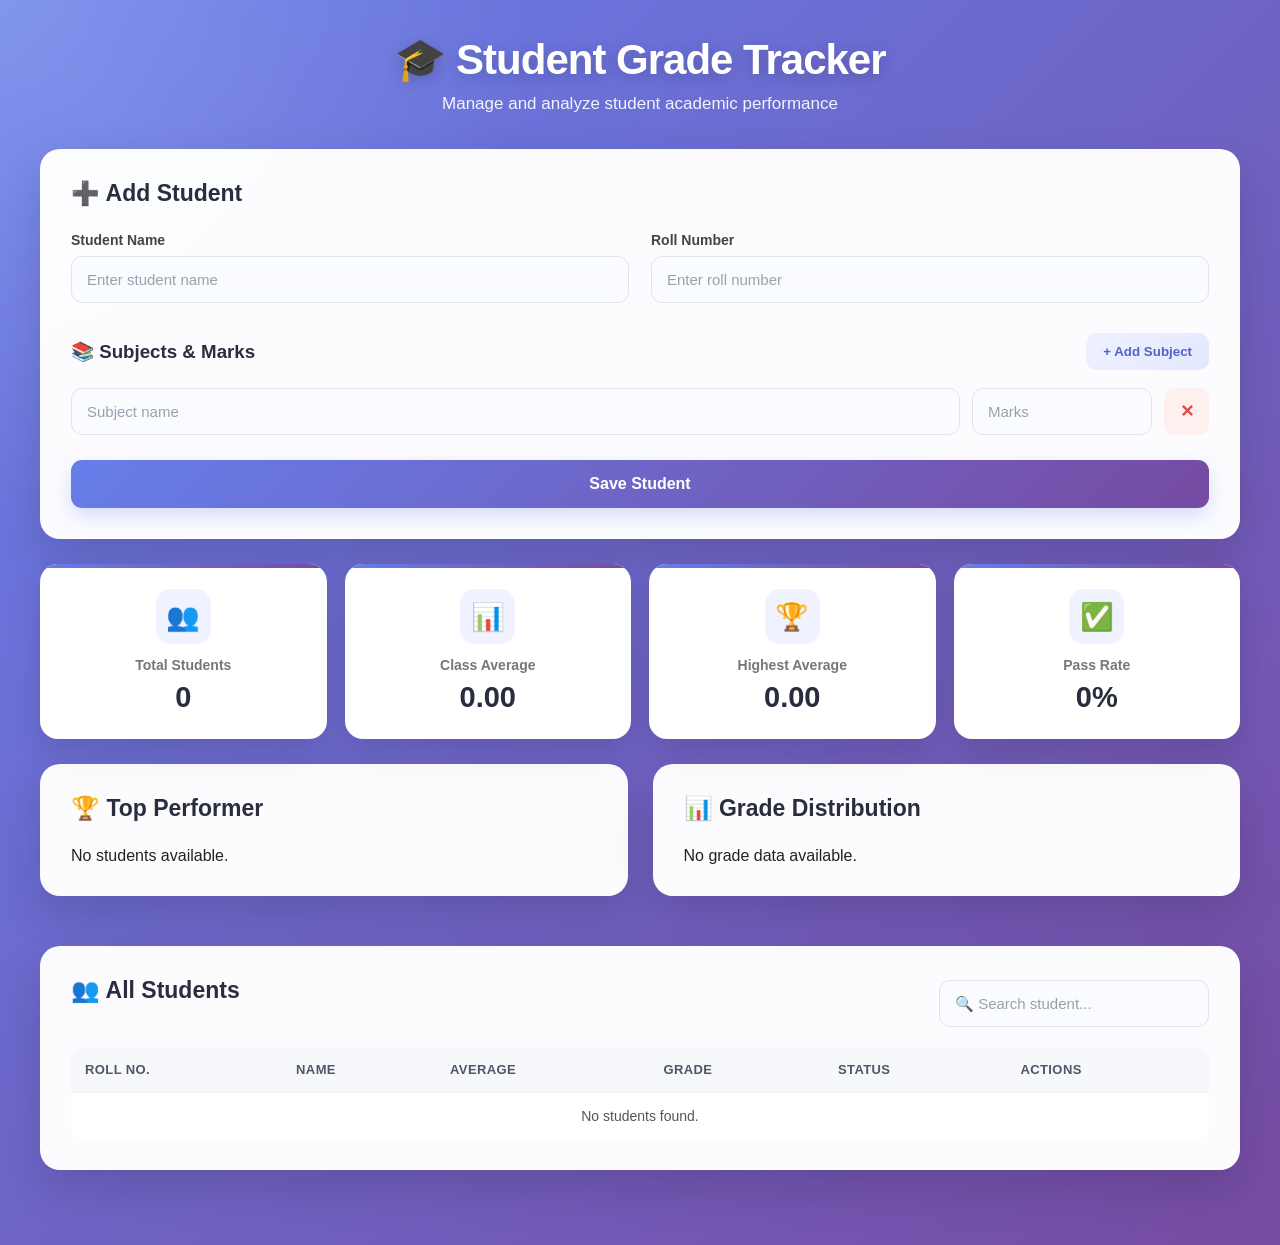
<file: Task1/Student-Grade-Tracker/web/index.html>
<!DOCTYPE html>
<html lang="en">

<head>
    <meta charset="UTF-8">
    <meta name="viewport" content="width=device-width, initial-scale=1.0">

    <title>Student Grade Tracker</title>

    <link rel="stylesheet" href="style.css">
</head>

<body>

    <div class="container">

        <!-- HEADER -->
        <header class="header">
            <h1>🎓 Student Grade Tracker</h1>
            <p>Manage and analyze student academic performance</p>
        </header>


        <!-- ADD / UPDATE STUDENT -->
        <section class="card">

            <h2>➕ Add Student</h2>

            <div class="form-grid">

                <div class="input-group">

                    <label for="studentName">
                        Student Name
                    </label>

                    <input
                        type="text"
                        id="studentName"
                        placeholder="Enter student name"
                    >

                </div>


                <div class="input-group">

                    <label for="rollNumber">
                        Roll Number
                    </label>

                    <input
                        type="number"
                        id="rollNumber"
                        placeholder="Enter roll number"
                    >

                </div>

            </div>


            <!-- SUBJECTS -->

            <div class="section-heading">

                <h3>📚 Subjects & Marks</h3>

                <button
                    type="button"
                    class="add-subject-btn"
                    onclick="addSubject()"
                >
                    + Add Subject
                </button>

            </div>


            <div id="subjectsContainer">

                <div class="subject-row">

                    <input
                        type="text"
                        class="subject-name"
                        placeholder="Subject name"
                    >

                    <input
                        type="number"
                        class="subject-mark"
                        placeholder="Marks"
                        min="0"
                        max="100"
                    >

                    <button
                        type="button"
                        class="remove-btn"
                        onclick="removeSubject(this)"
                    >
                        ✕
                    </button>

                </div>

            </div>


            <!-- FORM BUTTONS -->

            <div class="form-actions">

                <button
                    type="button"
                    class="save-btn"
                    id="saveButton"
                    onclick="addStudent()"
                >
                    Save Student
                </button>


                <button
                    type="button"
                    class="cancel-btn"
                    id="cancelButton"
                    onclick="cancelEdit()"
                    style="display: none;"
                >
                    Cancel Edit
                </button>

            </div>

        </section>


        <!-- DASHBOARD STATISTICS -->

        <section class="stats-grid">

            <div class="stat-card">

                <span>👥</span>

                <p>Total Students</p>

                <h2 id="totalStudents">0</h2>

            </div>


            <div class="stat-card">

                <span>📊</span>

                <p>Class Average</p>

                <h2 id="classAverage">0.00</h2>

            </div>


            <div class="stat-card">

                <span>🏆</span>

                <p>Highest Average</p>

                <h2 id="highestAverage">0.00</h2>

            </div>


            <div class="stat-card">

                <span>✅</span>

                <p>Pass Rate</p>

                <h2 id="passRate">0%</h2>

            </div>

        </section>


        <!-- PERFORMANCE OVERVIEW -->

        <section class="performance-grid">

            <!-- TOP PERFORMER -->

            <div class="card top-performer-card">

                <h2>🏆 Top Performer</h2>

                <div id="topPerformer">

                    <p>No students available.</p>

                </div>

            </div>


            <!-- GRADE DISTRIBUTION -->

            <div class="card">

                <h2>📊 Grade Distribution</h2>

                <div
                    id="gradeDistribution"
                    class="grade-distribution"
                >
                </div>

            </div>

        </section>


        <!-- STUDENTS TABLE -->

        <section class="card">

            <div class="section-heading">

                <h2>👥 All Students</h2>

                <input
                    type="text"
                    id="searchInput"
                    class="search-input"
                    placeholder="🔍 Search student..."
                    oninput="displayStudents()"
                >

            </div>


            <div class="table-container">

                <table>

                    <thead>

                        <tr>

                            <th>Roll No.</th>
                            <th>Name</th>
                            <th>Average</th>
                            <th>Grade</th>
                            <th>Status</th>
                            <th>Actions</th>

                        </tr>

                    </thead>


                    <tbody id="studentsTable">
                    </tbody>

                </table>

            </div>

        </section>

    </div>


    <!-- STUDENT DETAILS MODAL -->

    <div
        id="studentModal"
        class="modal"
    >

        <div class="modal-content">

            <button
                type="button"
                class="close-btn"
                onclick="closeModal()"
            >
                ✕
            </button>

            <div id="studentDetails"></div>

        </div>

    </div>


    <script src="script.js"></script>

</body>

</html>
</file>
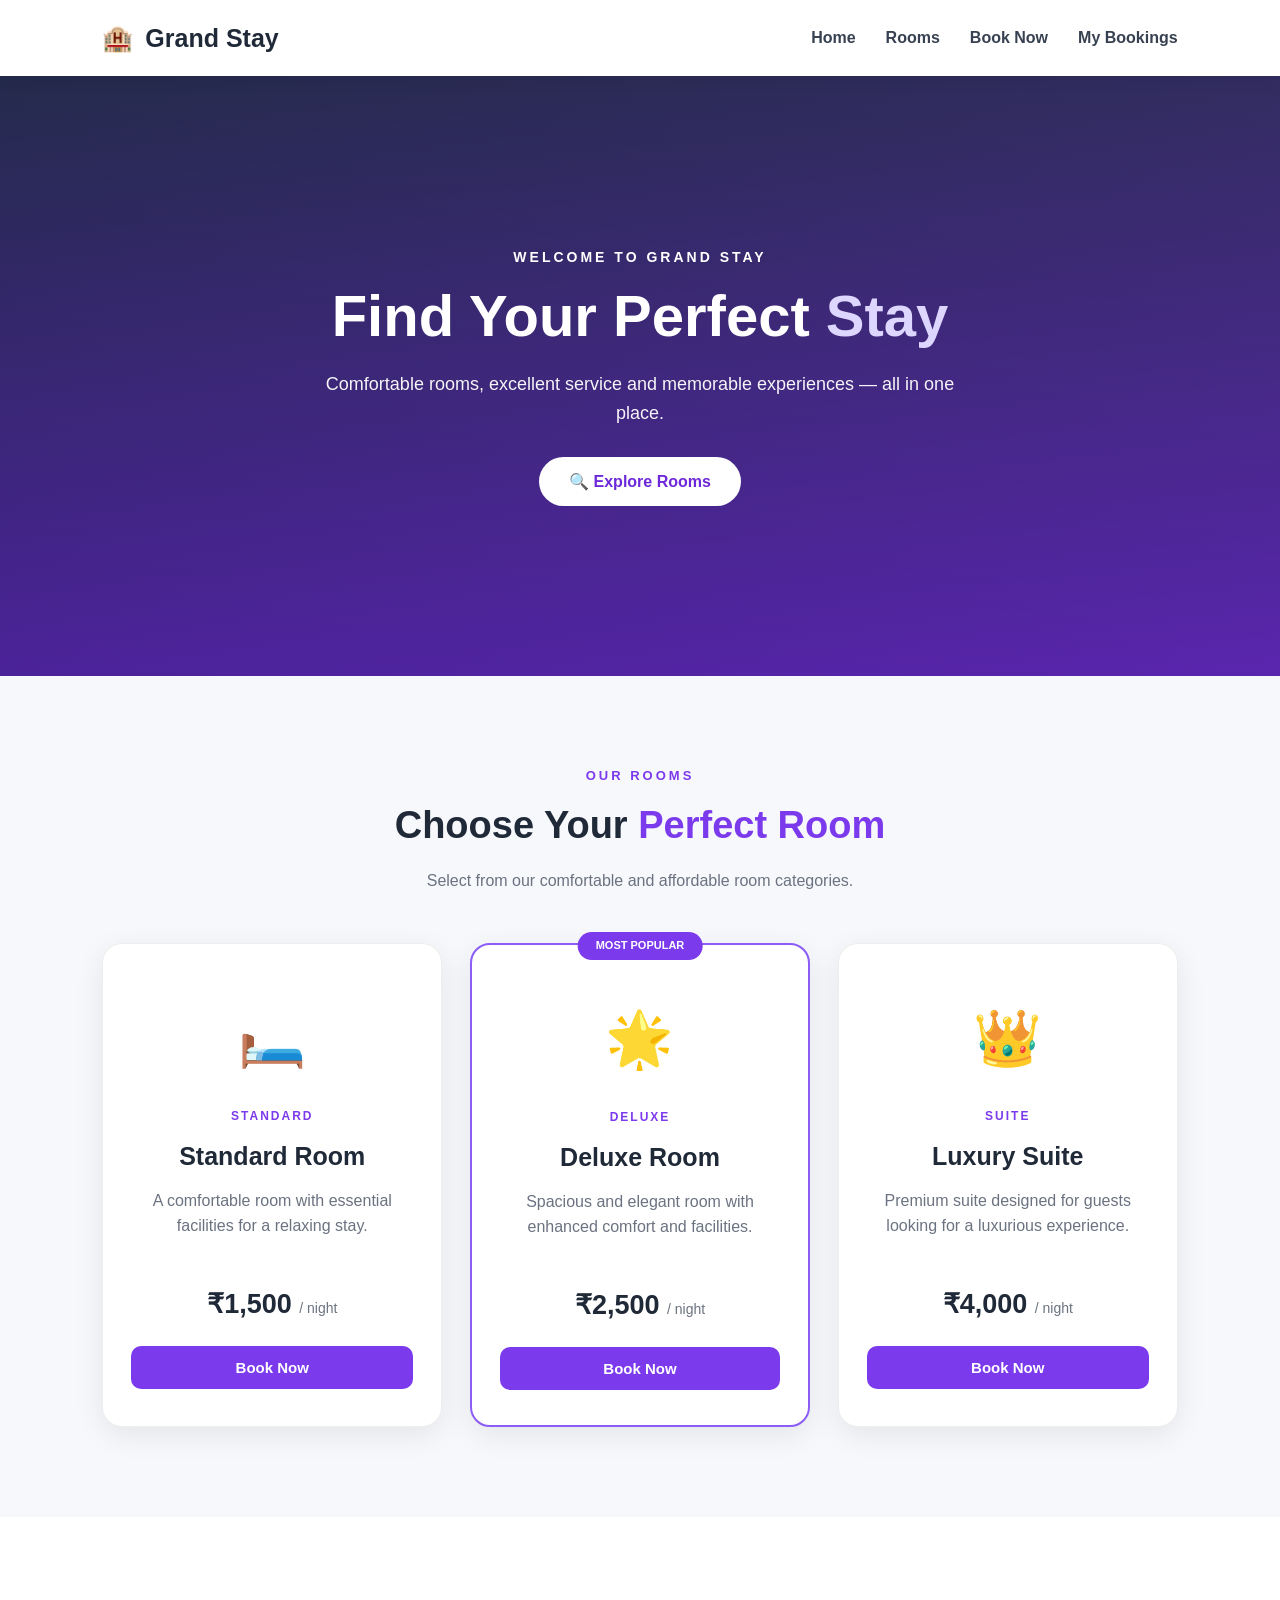
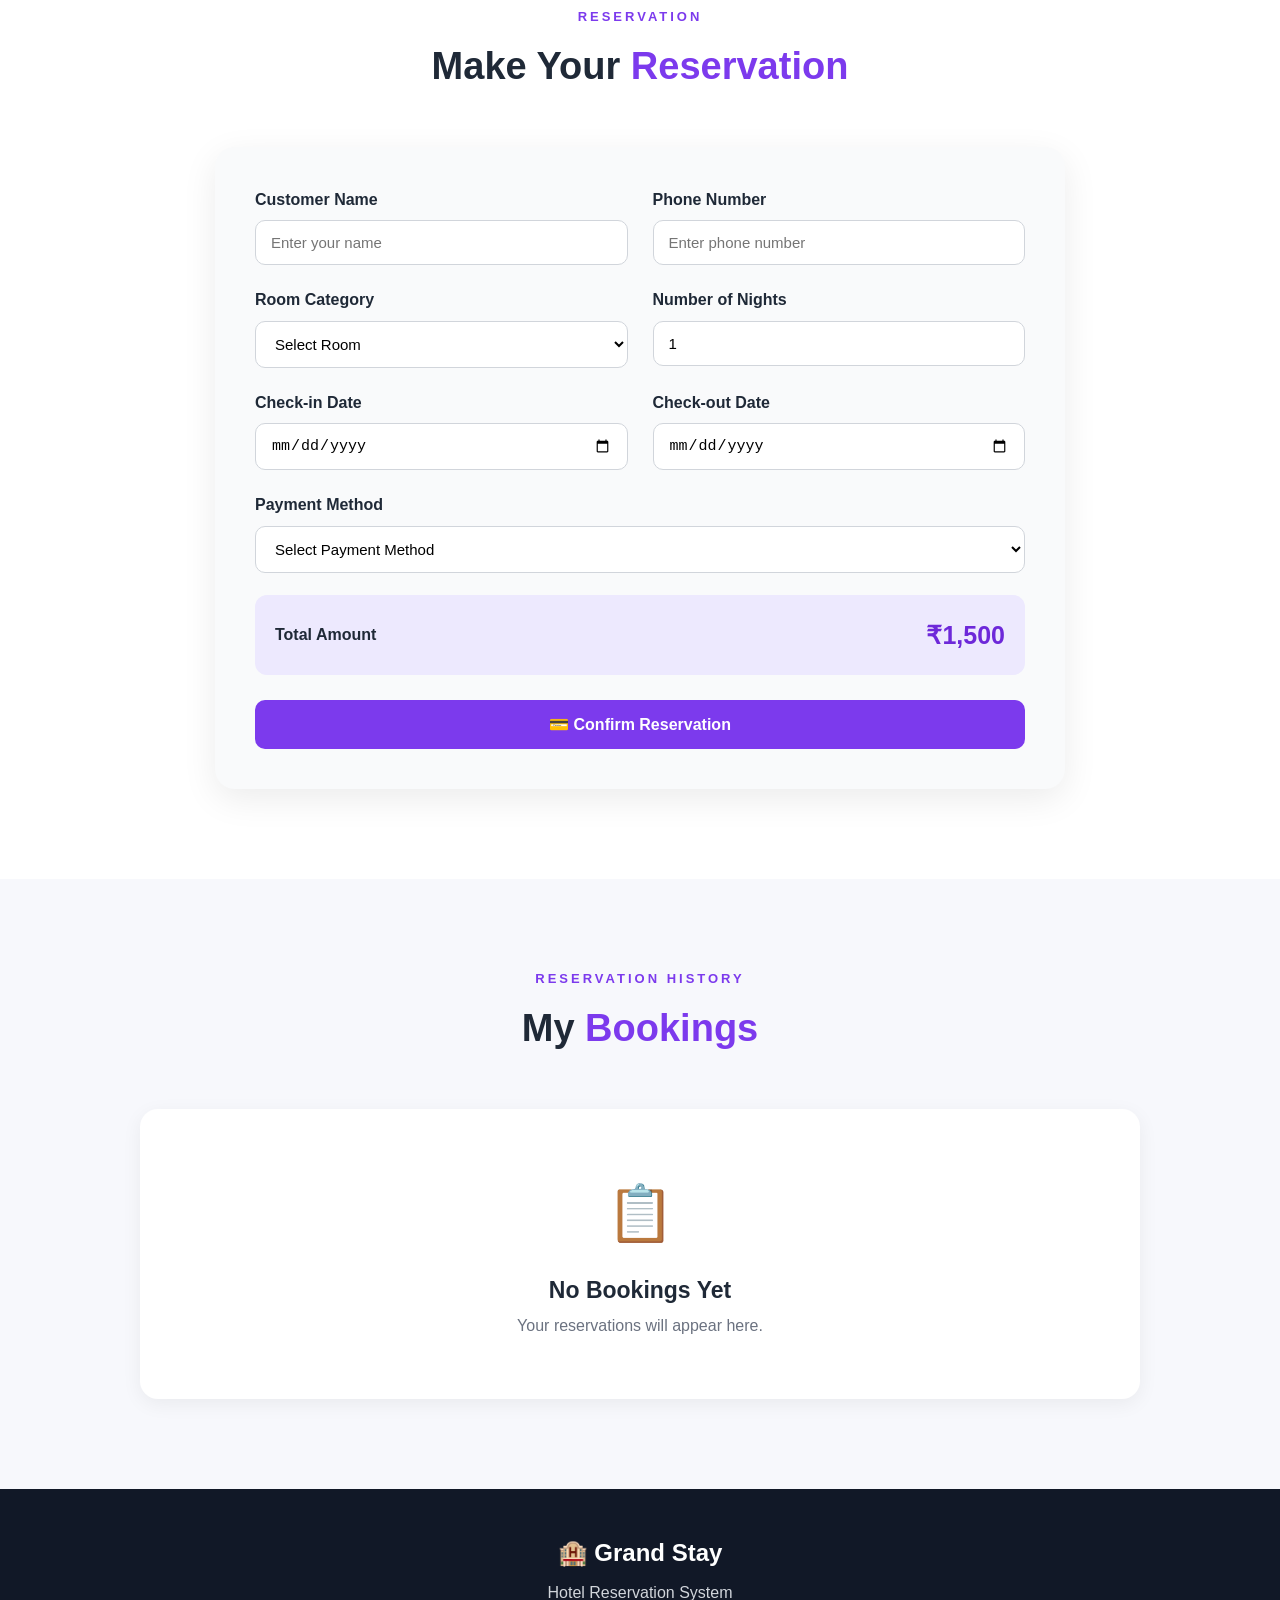
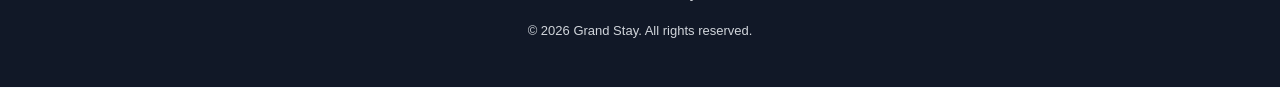
<file: Task2/Hotel-Reservation-System/web/index.html>
<!DOCTYPE html>
<html lang="en">

<head>
    <meta charset="UTF-8">
    <meta name="viewport" content="width=device-width, initial-scale=1.0">

    <title>Grand Stay | Hotel Reservation System</title>

    <link rel="stylesheet" href="style.css">
</head>

<body>

    <!-- ================= NAVBAR ================= -->
    <header class="navbar">

        <div class="logo">
            🏨 <span>Grand Stay</span>
        </div>

        <nav>
            <a href="#home">Home</a>
            <a href="#rooms">Rooms</a>
            <a href="#booking">Book Now</a>
            <a href="#bookings">My Bookings</a>
        </nav>

    </header>


    <!-- ================= HERO SECTION ================= -->
    <section class="hero" id="home">

        <div class="hero-content">

            <p class="welcome">WELCOME TO GRAND STAY</p>

            <h1>
                Find Your Perfect
                <span>Stay</span>
            </h1>

            <p class="hero-text">
                Comfortable rooms, excellent service and
                memorable experiences — all in one place.
            </p>

            <button class="primary-btn" onclick="scrollToRooms()">
                🔍 Explore Rooms
            </button>

        </div>

    </section>


    <!-- ================= ROOM CATEGORIES ================= -->
    <section class="rooms-section" id="rooms">

        <div class="section-heading">

            <p class="small-title">OUR ROOMS</p>

            <h2>
                Choose Your <span>Perfect Room</span>
            </h2>

            <p>
                Select from our comfortable and affordable
                room categories.
            </p>

        </div>


        <div class="room-container">


            <!-- STANDARD ROOM -->
            <div class="room-card">

                <div class="room-icon">
                    🛏️
                </div>

                <div class="room-content">

                    <span class="room-tag">
                        STANDARD
                    </span>

                    <h3>Standard Room</h3>

                    <p>
                        A comfortable room with essential
                        facilities for a relaxing stay.
                    </p>

                    <div class="room-price">
                        ₹1,500
                        <span>/ night</span>
                    </div>

                    <button
                        class="book-btn"
                        onclick="selectRoom('Standard', 1500)">
                        Book Now
                    </button>

                </div>

            </div>


            <!-- DELUXE ROOM -->
            <div class="room-card featured">

                <div class="popular">
                    MOST POPULAR
                </div>

                <div class="room-icon">
                    🌟
                </div>

                <div class="room-content">

                    <span class="room-tag">
                        DELUXE
                    </span>

                    <h3>Deluxe Room</h3>

                    <p>
                        Spacious and elegant room with
                        enhanced comfort and facilities.
                    </p>

                    <div class="room-price">
                        ₹2,500
                        <span>/ night</span>
                    </div>

                    <button
                        class="book-btn"
                        onclick="selectRoom('Deluxe', 2500)">
                        Book Now
                    </button>

                </div>

            </div>


            <!-- SUITE ROOM -->
            <div class="room-card">

                <div class="room-icon">
                    👑
                </div>

                <div class="room-content">

                    <span class="room-tag">
                        SUITE
                    </span>

                    <h3>Luxury Suite</h3>

                    <p>
                        Premium suite designed for guests
                        looking for a luxurious experience.
                    </p>

                    <div class="room-price">
                        ₹4,000
                        <span>/ night</span>
                    </div>

                    <button
                        class="book-btn"
                        onclick="selectRoom('Suite', 4000)">
                        Book Now
                    </button>

                </div>

            </div>

        </div>

    </section>


    <!-- ================= BOOKING SECTION ================= -->
    <section class="booking-section" id="booking">

        <div class="section-heading">

            <p class="small-title">RESERVATION</p>

            <h2>
                Make Your <span>Reservation</span>
            </h2>

        </div>


        <div class="booking-box">

            <form id="bookingForm">

                <div class="form-row">

                    <div class="form-group">

                        <label>Customer Name</label>

                        <input
                            type="text"
                            id="customerName"
                            placeholder="Enter your name"
                            required>

                    </div>


                    <div class="form-group">

                        <label>Phone Number</label>

                        <input
                            type="tel"
                            id="phone"
                            placeholder="Enter phone number"
                            required>

                    </div>

                </div>


                <div class="form-row">

                    <div class="form-group">

                        <label>Room Category</label>

                        <select id="roomCategory" required>

                            <option value="">
                                Select Room
                            </option>

                            <option value="Standard">
                                Standard - ₹1,500/night
                            </option>

                            <option value="Deluxe">
                                Deluxe - ₹2,500/night
                            </option>

                            <option value="Suite">
                                Suite - ₹4,000/night
                            </option>

                        </select>

                    </div>


                    <div class="form-group">

                        <label>Number of Nights</label>

                        <input
                            type="number"
                            id="nights"
                            min="1"
                            value="1"
                            required>

                    </div>

                </div>


                <div class="form-row">

                    <div class="form-group">

                        <label>Check-in Date</label>

                        <input
                            type="date"
                            id="checkIn"
                            required>

                    </div>


                    <div class="form-group">

                        <label>Check-out Date</label>

                        <input
                            type="date"
                            id="checkOut"
                            required>

                    </div>

                </div>


                <div class="form-group">

                    <label>Payment Method</label>

                    <select id="paymentMethod" required>

                        <option value="">
                            Select Payment Method
                        </option>

                        <option value="UPI">
                            UPI
                        </option>

                        <option value="Card">
                            Card
                        </option>

                        <option value="Cash">
                            Cash
                        </option>

                    </select>

                </div>


                <!-- TOTAL -->
                <div class="total-box">

                    <span>Total Amount</span>

                    <strong id="totalAmount">
                        ₹1,500
                    </strong>

                </div>


                <button
                    type="submit"
                    class="confirm-btn">

                    💳 Confirm Reservation

                </button>

            </form>

        </div>

    </section>


    <!-- ================= BOOKINGS SECTION ================= -->
    <section class="bookings-section" id="bookings">

        <div class="section-heading">

            <p class="small-title">
                RESERVATION HISTORY
            </p>

            <h2>
                My <span>Bookings</span>
            </h2>

        </div>


        <div id="bookingsList" class="bookings-list">

            <div class="empty-bookings">

                <div class="empty-icon">
                    📋
                </div>

                <h3>No Bookings Yet</h3>

                <p>
                    Your reservations will appear here.
                </p>

            </div>

        </div>

    </section>


    <!-- ================= FOOTER ================= -->
    <footer>

        <div class="footer-logo">
            🏨 Grand Stay
        </div>

        <p>
            Hotel Reservation System
        </p>

        <p class="copyright">
            © 2026 Grand Stay. All rights reserved.
        </p>

    </footer>


    <!-- ================= SUCCESS MODAL ================= -->
    <div id="successModal" class="modal">

        <div class="modal-content">

            <div class="success-icon">
                ✓
            </div>

            <h2>
                Reservation Successful!
            </h2>

            <p>
                Your hotel reservation has been confirmed.
            </p>

            <div id="bookingResult"></div>

            <button
                class="confirm-btn"
                onclick="closeModal()">

                View My Booking

            </button>

        </div>

    </div>


    <script src="script.js"></script>

</body>

</html>
</file>
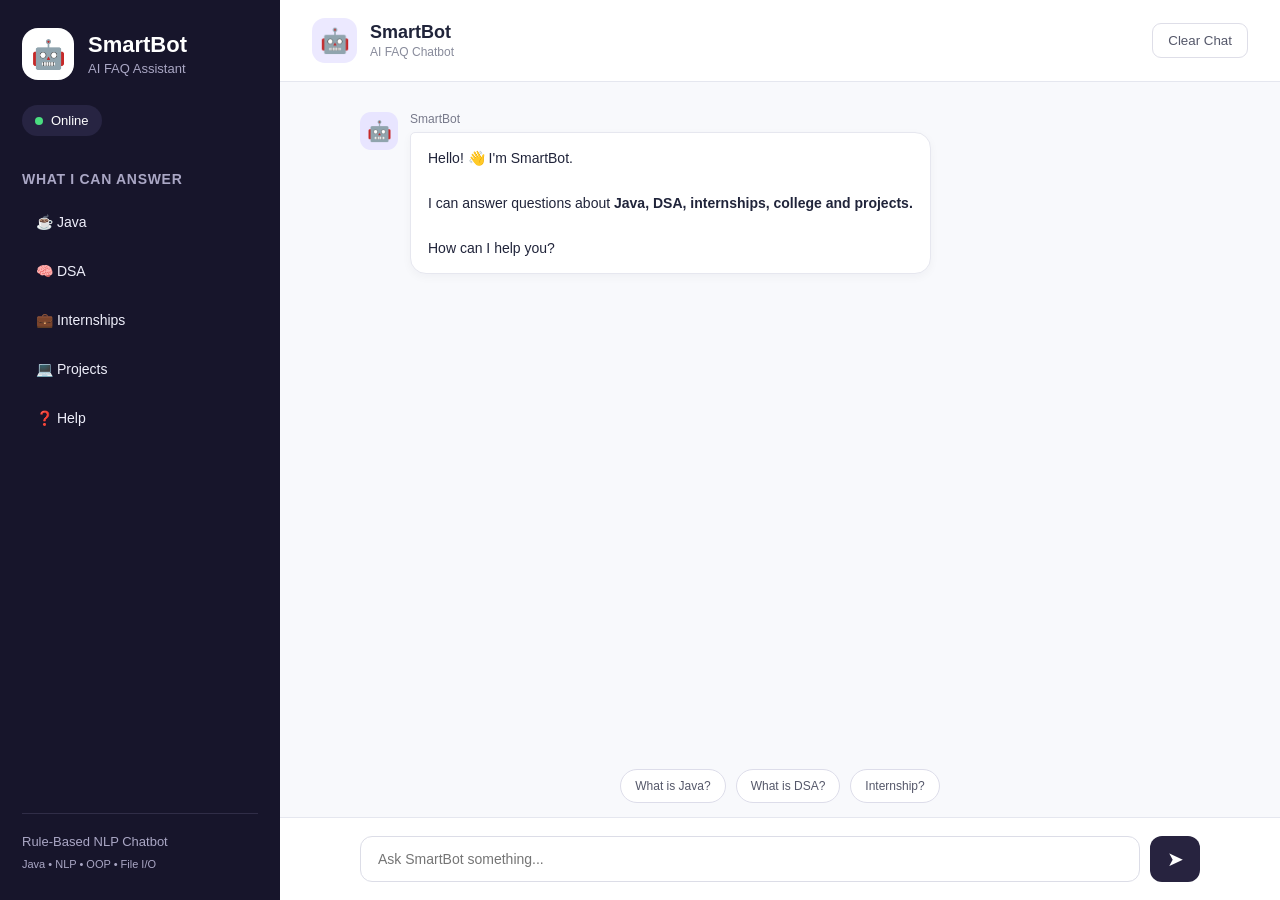
<file: Task3/Artificial-Intelligence-Chatbot/web/index.html>
<!DOCTYPE html>
<html lang="en">

<head>
    <meta charset="UTF-8">
    <meta name="viewport" content="width=device-width, initial-scale=1.0">

    <title>SmartBot - AI FAQ Chatbot</title>

    <link rel="stylesheet" href="style.css">
</head>

<body>

    <div class="app">

        <!-- Sidebar -->
        <aside class="sidebar">

            <div class="brand">
                <div class="bot-logo">🤖</div>

                <div>
                    <h2>SmartBot</h2>
                    <p>AI FAQ Assistant</p>
                </div>
            </div>

            <div class="status">
                <span class="status-dot"></span>
                Online
            </div>

            <div class="sidebar-section">

                <h3>What I can answer</h3>

                <button class="quick-topic" onclick="sendQuickMessage('What is Java?')">
                    ☕ Java
                </button>

                <button class="quick-topic" onclick="sendQuickMessage('What is DSA?')">
                    🧠 DSA
                </button>

                <button class="quick-topic" onclick="sendQuickMessage('Tell me about internships')">
                    💼 Internships
                </button>

                <button class="quick-topic" onclick="sendQuickMessage('Tell me about projects')">
                    💻 Projects
                </button>

                <button class="quick-topic" onclick="sendQuickMessage('What can you do?')">
                    ❓ Help
                </button>

            </div>

            <div class="sidebar-footer">
                <p>Rule-Based NLP Chatbot</p>
                <small>Java • NLP • OOP • File I/O</small>
            </div>

        </aside>


        <!-- Main Chat -->
        <main class="chat-container">

            <header class="chat-header">

                <div class="bot-profile">
                    <div class="profile-icon">🤖</div>

                    <div>
                        <h1>SmartBot</h1>
                        <p>AI FAQ Chatbot</p>
                    </div>
                </div>

                <button class="clear-btn" onclick="clearChat()">
                    Clear Chat
                </button>

            </header>


            <!-- Chat Messages -->
            <section class="chat-messages" id="chatMessages">

                <div class="message bot-message">

                    <div class="avatar">🤖</div>

                    <div class="message-content">

                        <div class="message-name">
                            SmartBot
                        </div>

                        <div class="bubble">
                            Hello! 👋 I'm SmartBot.
                            <br><br>
                            I can answer questions about
                            <strong>Java, DSA, internships,
                            college and projects.</strong>
                            <br><br>
                            How can I help you?
                        </div>

                    </div>

                </div>

            </section>


            <!-- Suggested Questions -->
            <div class="suggestions">

                <button onclick="sendQuickMessage('What is Java?')">
                    What is Java?
                </button>

                <button onclick="sendQuickMessage('What is DSA?')">
                    What is DSA?
                </button>

                <button onclick="sendQuickMessage('What is an internship?')">
                    Internship?
                </button>

            </div>


            <!-- Input -->
            <footer class="chat-input-area">

                <input
                    type="text"
                    id="userInput"
                    placeholder="Ask SmartBot something..."
                    autocomplete="off"
                >

                <button id="sendButton" onclick="sendMessage()">
                    ➤
                </button>

            </footer>

        </main>

    </div>


    <script src="script.js"></script>

</body>

</html>
</file>
<file: Task1/Student-Grade-Tracker/web/style.css>
/* =========================================================
   STUDENT GRADE TRACKER
   Modern Internship-Level UI
========================================================= */

* {
    box-sizing: border-box;
    margin: 0;
    padding: 0;
}

html {
    scroll-behavior: smooth;
}

body {
    font-family:
        Inter,
        "Segoe UI",
        Arial,
        sans-serif;

    min-height: 100vh;

    background:
        radial-gradient(
            circle at top left,
            rgba(255, 255, 255, 0.18),
            transparent 30%
        ),
        linear-gradient(
            135deg,
            #667eea 0%,
            #764ba2 100%
        );

    color: #222;

    padding: 35px 20px 50px;
}


/* =========================================================
   MAIN CONTAINER
========================================================= */

.container {
    width: 100%;
    max-width: 1200px;
    margin: auto;
}


/* =========================================================
   HEADER
========================================================= */

.header {
    text-align: center;
    color: white;
    margin-bottom: 35px;

    animation: fadeDown 0.7s ease;
}

.header h1 {
    font-size: 42px;
    font-weight: 800;
    letter-spacing: -1px;
    margin-bottom: 10px;

    text-shadow:
        0 4px 15px rgba(0, 0, 0, 0.18);
}

.header p {
    font-size: 17px;
    opacity: 0.92;
}


/* =========================================================
   CARD
========================================================= */

.card {
    background: rgba(255, 255, 255, 0.98);

    border-radius: 20px;

    padding: 30px;

    margin-bottom: 25px;

    box-shadow:
        0 18px 45px rgba(0, 0, 0, 0.14);

    border: 1px solid rgba(255, 255, 255, 0.5);

    animation: fadeUp 0.7s ease;

    transition:
        transform 0.25s ease,
        box-shadow 0.25s ease;
}

.card:hover {
    box-shadow:
        0 22px 55px rgba(0, 0, 0, 0.18);
}

.card h2 {
    color: #292d3e;

    font-size: 23px;

    margin-bottom: 25px;
}


/* =========================================================
   FORM
========================================================= */

.form-grid {
    display: grid;

    grid-template-columns:
        1fr 1fr;

    gap: 22px;

    margin-bottom: 30px;
}

.input-group {
    display: flex;
    flex-direction: column;
}

.input-group label {
    font-size: 14px;

    font-weight: 700;

    color: #444;

    margin-bottom: 8px;
}

.input-group input,
.subject-row input,
.search-input {
    width: 100%;

    padding: 14px 15px;

    border: 1.5px solid #e1e4ec;

    border-radius: 11px;

    background: #fafbff;

    color: #333;

    font-size: 15px;

    outline: none;

    transition:
        border-color 0.2s ease,
        box-shadow 0.2s ease,
        background 0.2s ease;
}

.input-group input:hover,
.subject-row input:hover,
.search-input:hover {
    border-color: #b9c1e8;
}

.input-group input:focus,
.subject-row input:focus,
.search-input:focus {
    border-color: #667eea;

    background: white;

    box-shadow:
        0 0 0 4px rgba(102, 126, 234, 0.12);
}

.input-group input::placeholder,
.subject-row input::placeholder,
.search-input::placeholder {
    color: #9aa0ad;
}


/* =========================================================
   SECTION HEADING
========================================================= */

.section-heading {
    display: flex;

    justify-content: space-between;

    align-items: center;

    gap: 15px;

    margin-bottom: 18px;
}

.section-heading h2,
.section-heading h3 {
    color: #292d3e;
}


/* =========================================================
   SUBJECTS
========================================================= */

.subject-row {
    display: grid;

    grid-template-columns:
        1fr 180px 45px;

    gap: 12px;

    margin-bottom: 12px;

    animation: fadeUp 0.3s ease;
}

.add-subject-btn {
    border: none;

    padding: 11px 17px;

    border-radius: 10px;

    cursor: pointer;

    background:
        linear-gradient(
            135deg,
            #eef1ff,
            #e4e8ff
        );

    color: #5364c7;

    font-weight: 700;

    transition:
        transform 0.2s ease,
        box-shadow 0.2s ease;
}

.add-subject-btn:hover {
    transform: translateY(-2px);

    box-shadow:
        0 6px 15px rgba(102, 126, 234, 0.18);
}

.remove-btn {
    border: none;

    border-radius: 10px;

    cursor: pointer;

    background: #fff0f0;

    color: #e04a4a;

    font-size: 17px;

    font-weight: bold;

    transition:
        transform 0.2s ease,
        background 0.2s ease;
}

.remove-btn:hover {
    background: #ffe0e0;

    transform: scale(1.05);
}


/* =========================================================
   FORM BUTTONS
========================================================= */

.form-actions {
    margin-top: 25px;
}

.save-btn {
    width: 100%;

    border: none;

    padding: 15px 20px;

    border-radius: 11px;

    cursor: pointer;

    background:
        linear-gradient(
            135deg,
            #667eea,
            #764ba2
        );

    color: white;

    font-size: 16px;

    font-weight: 700;

    box-shadow:
        0 8px 20px rgba(102, 126, 234, 0.25);

    transition:
        transform 0.2s ease,
        box-shadow 0.2s ease;
}

.save-btn:hover {
    transform: translateY(-2px);

    box-shadow:
        0 12px 25px rgba(102, 126, 234, 0.32);
}

.save-btn:active {
    transform: translateY(0);
}

.cancel-btn {
    width: 100%;

    border: none;

    padding: 14px 20px;

    margin-top: 10px;

    border-radius: 11px;

    cursor: pointer;

    background: #f0f1f5;

    color: #555;

    font-size: 15px;

    font-weight: 700;

    transition:
        background 0.2s ease,
        transform 0.2s ease;
}

.cancel-btn:hover {
    background: #e5e6eb;

    transform: translateY(-1px);
}


/* =========================================================
   DASHBOARD STATISTICS
========================================================= */

.stats-grid {
    display: grid;

    grid-template-columns:
        repeat(4, 1fr);

    gap: 18px;

    margin-bottom: 25px;
}

.stat-card {
    position: relative;

    overflow: hidden;

    background: white;

    padding: 25px 20px;

    border-radius: 18px;

    text-align: center;

    box-shadow:
        0 12px 30px rgba(0, 0, 0, 0.12);

    transition:
        transform 0.25s ease,
        box-shadow 0.25s ease;
}

.stat-card::before {
    content: "";

    position: absolute;

    top: 0;
    left: 0;

    width: 100%;
    height: 4px;

    background:
        linear-gradient(
            90deg,
            #667eea,
            #764ba2
        );
}

.stat-card:hover {
    transform: translateY(-5px);

    box-shadow:
        0 18px 35px rgba(0, 0, 0, 0.16);
}

.stat-card span {
    display: inline-flex;

    align-items: center;

    justify-content: center;

    width: 55px;
    height: 55px;

    border-radius: 15px;

    background: #f0f2ff;

    font-size: 27px;

    margin-bottom: 8px;
}

.stat-card p {
    color: #777;

    font-size: 14px;

    font-weight: 600;

    margin: 5px 0 8px;
}

.stat-card h2 {
    color: #292d3e;

    font-size: 29px;

    margin: 0;
}


/* =========================================================
   PERFORMANCE SECTION
========================================================= */

.performance-grid {
    display: grid;

    grid-template-columns:
        1fr 1fr;

    gap: 25px;

    margin-bottom: 25px;
}


/* =========================================================
   TOP PERFORMER
========================================================= */

.top-student {
    display: flex;

    align-items: center;

    gap: 20px;

    padding: 22px;

    border-radius: 15px;

    background:
        linear-gradient(
            135deg,
            #f8f9ff,
            #eef0ff
        );

    border: 1px solid #e2e5ff;
}

.trophy {
    display: flex;

    align-items: center;

    justify-content: center;

    min-width: 70px;
    height: 70px;

    border-radius: 18px;

    background: white;

    font-size: 42px;

    box-shadow:
        0 8px 18px rgba(0, 0, 0, 0.08);
}

.top-student h3 {
    font-size: 23px;

    margin-bottom: 8px;

    color: #292d3e;
}

.top-student p {
    margin: 6px 0;

    color: #666;

    font-size: 14px;
}


/* =========================================================
   GRADE DISTRIBUTION
========================================================= */

.grade-item {
    margin-bottom: 17px;
}

.grade-item:last-child {
    margin-bottom: 0;
}

.grade-label {
    display: flex;

    justify-content: space-between;

    align-items: center;

    margin-bottom: 7px;
}

.grade-label strong {
    font-size: 15px;

    color: #363a4b;
}

.grade-label span {
    color: #777;

    font-size: 13px;
}

.progress-bar {
    width: 100%;

    height: 10px;

    background: #eceef4;

    border-radius: 20px;

    overflow: hidden;
}

.progress-fill {
    height: 100%;

    min-width: 0;

    background:
        linear-gradient(
            90deg,
            #667eea,
            #764ba2
        );

    border-radius: 20px;

    transition:
        width 0.5s ease;
}


/* =========================================================
   SEARCH
========================================================= */

.search-input {
    width: 270px;

    max-width: 100%;
}


/* =========================================================
   TABLE
========================================================= */

.table-container {
    overflow-x: auto;

    border-radius: 12px;
}

table {
    width: 100%;

    border-collapse: separate;

    border-spacing: 0;

    min-width: 720px;
}

th,
td {
    padding: 15px 14px;

    text-align: left;

    border-bottom: 1px solid #edf0f5;
}

th {
    background: #f7f8fc;

    color: #505567;

    font-size: 13px;

    text-transform: uppercase;

    letter-spacing: 0.4px;
}

td {
    color: #555;

    font-size: 14px;

    background: white;
}

tbody tr {
    transition:
        background 0.2s ease;
}

tbody tr:hover td {
    background: #fafbff;
}

tbody tr:last-child td {
    border-bottom: none;
}


/* =========================================================
   GRADE BADGE
========================================================= */

.grade {
    display: inline-flex;

    align-items: center;

    justify-content: center;

    min-width: 42px;

    font-weight: 800;

    padding: 5px 10px;

    border-radius: 8px;

    background: #eef1ff;

    color: #5364c7;
}


/* =========================================================
   STATUS
========================================================= */

.status-pass,
.status-fail {
    display: inline-block;

    padding: 5px 10px;

    border-radius: 20px;

    font-size: 12px;

    font-weight: 800;
}

.status-pass {
    color: #177245;

    background: #e7f7ee;
}

.status-fail {
    color: #c53b3b;

    background: #ffebeb;
}


/* =========================================================
   ACTION BUTTONS
========================================================= */

.action-btn {
    border: none;

    padding: 8px 11px;

    border-radius: 8px;

    cursor: pointer;

    margin-right: 5px;

    font-size: 12px;

    font-weight: 700;

    transition:
        transform 0.2s ease,
        box-shadow 0.2s ease;
}

.action-btn:hover {
    transform: translateY(-2px);
}

.view-btn {
    background: #eaf0ff;

    color: #4b5fc0;
}

.edit-btn {
    background: #fff4d6;

    color: #8a6800;
}

.delete-btn {
    background: #ffe8e8;

    color: #d13e3e;
}


/* =========================================================
   MODAL
========================================================= */

.modal {
    display: none;

    position: fixed;

    inset: 0;

    z-index: 1000;

    background:
        rgba(20, 22, 35, 0.62);

    backdrop-filter: blur(5px);

    justify-content: center;

    align-items: center;

    padding: 20px;
}

.modal-content {
    background: white;

    max-width: 620px;

    width: 100%;

    max-height: 90vh;

    overflow-y: auto;

    border-radius: 20px;

    padding: 32px;

    position: relative;

    box-shadow:
        0 25px 70px rgba(0, 0, 0, 0.25);

    animation: modalOpen 0.25s ease;
}

.modal-content h2 {
    color: #292d3e;

    margin-bottom: 20px;
}

.modal-content h3 {
    color: #3c4050;

    margin: 25px 0 15px;
}

.modal-content p {
    margin: 10px 0;

    color: #555;

    font-size: 15px;
}

.modal-content hr {
    border: none;

    border-top: 1px solid #eee;

    margin: 20px 0;
}

.modal-content table {
    min-width: 0;
}

.close-btn {
    position: absolute;

    top: 16px;

    right: 16px;

    border: none;

    background: #f0f1f5;

    color: #555;

    width: 36px;

    height: 36px;

    border-radius: 50%;

    cursor: pointer;

    font-size: 15px;

    transition:
        transform 0.2s ease,
        background 0.2s ease;
}

.close-btn:hover {
    background: #e3e4e9;

    transform: rotate(90deg);
}


/* =========================================================
   ANIMATIONS
========================================================= */

@keyframes fadeDown {
    from {
        opacity: 0;
        transform: translateY(-15px);
    }

    to {
        opacity: 1;
        transform: translateY(0);
    }
}

@keyframes fadeUp {
    from {
        opacity: 0;
        transform: translateY(15px);
    }

    to {
        opacity: 1;
        transform: translateY(0);
    }
}

@keyframes modalOpen {
    from {
        opacity: 0;
        transform: scale(0.95) translateY(10px);
    }

    to {
        opacity: 1;
        transform: scale(1) translateY(0);
    }
}


/* =========================================================
   RESPONSIVE DESIGN
========================================================= */

@media (max-width: 950px) {

    .stats-grid {
        grid-template-columns:
            repeat(2, 1fr);
    }

    .performance-grid {
        grid-template-columns: 1fr;
    }
}


@media (max-width: 800px) {

    body {
        padding: 25px 15px 40px;
    }

    .header h1 {
        font-size: 32px;
    }

    .header p {
        font-size: 15px;
    }

    .card {
        padding: 22px;
    }

    .form-grid {
        grid-template-columns: 1fr;
    }

    .subject-row {
        grid-template-columns:
            1fr 130px 45px;
    }

    .section-heading {
        align-items: stretch;
    }

    .search-input {
        width: 100%;
    }
}


@media (max-width: 600px) {

    .stats-grid {
        grid-template-columns: 1fr;
    }

    .subject-row {
        grid-template-columns: 1fr;
    }

    .remove-btn {
        height: 42px;
    }

    .section-heading {
        flex-direction: column;
    }

    .top-student {
        align-items: flex-start;
    }

    .trophy {
        min-width: 58px;
        height: 58px;
        font-size: 32px;
    }

    .top-student h3 {
        font-size: 20px;
    }

    .modal-content {
        padding: 25px 20px;
    }
}
</file>
<file: Task2/Hotel-Reservation-System/web/style.css>
* {
    margin: 0;
    padding: 0;
    box-sizing: border-box;
}

html {
    scroll-behavior: smooth;
}

body {
    font-family: Arial, Helvetica, sans-serif;
    background: #f7f8fc;
    color: #1f2937;
    line-height: 1.6;
}

/* ================= NAVBAR ================= */

.navbar {
    width: 100%;
    padding: 18px 8%;
    display: flex;
    justify-content: space-between;
    align-items: center;
    background: #ffffff;
    box-shadow: 0 2px 15px rgba(0, 0, 0, 0.08);
    position: sticky;
    top: 0;
    z-index: 1000;
}

.logo {
    font-size: 25px;
    font-weight: bold;
}

.logo span {
    margin-left: 5px;
}

.navbar nav {
    display: flex;
    gap: 30px;
}

.navbar nav a {
    text-decoration: none;
    color: #374151;
    font-weight: 600;
    transition: 0.3s;
}

.navbar nav a:hover {
    color: #7c3aed;
}


/* ================= HERO ================= */

.hero {
    min-height: 600px;
    display: flex;
    align-items: center;
    justify-content: center;
    text-align: center;
    padding: 80px 20px;

    background:
        linear-gradient(
            rgba(31, 41, 55, 0.72),
            rgba(76, 29, 149, 0.72)
        ),
        linear-gradient(135deg, #312e81, #7c3aed);
}

.hero-content {
    max-width: 800px;
    color: white;
}

.welcome {
    font-size: 14px;
    letter-spacing: 3px;
    font-weight: bold;
    margin-bottom: 15px;
}

.hero h1 {
    font-size: 58px;
    line-height: 1.15;
    margin-bottom: 20px;
}

.hero h1 span {
    color: #ddd6fe;
}

.hero-text {
    font-size: 18px;
    max-width: 650px;
    margin: 0 auto 30px;
    opacity: 0.95;
}

.primary-btn {
    border: none;
    padding: 15px 30px;
    border-radius: 30px;
    background: white;
    color: #6d28d9;
    font-size: 16px;
    font-weight: bold;
    cursor: pointer;
    transition: 0.3s;
}

.primary-btn:hover {
    transform: translateY(-3px);
    box-shadow: 0 10px 25px rgba(0, 0, 0, 0.2);
}


/* ================= COMMON SECTION ================= */

.rooms-section,
.booking-section,
.bookings-section {
    padding: 90px 8%;
}

.section-heading {
    text-align: center;
    margin-bottom: 50px;
}

.small-title {
    color: #7c3aed;
    font-size: 13px;
    font-weight: bold;
    letter-spacing: 3px;
    margin-bottom: 8px;
}

.section-heading h2 {
    font-size: 38px;
    margin-bottom: 12px;
}

.section-heading h2 span {
    color: #7c3aed;
}

.section-heading > p:last-child {
    color: #6b7280;
}


/* ================= ROOM CARDS ================= */

.room-container {
    display: grid;
    grid-template-columns: repeat(3, 1fr);
    gap: 28px;
    max-width: 1200px;
    margin: auto;
}

.room-card {
    position: relative;
    background: white;
    border-radius: 20px;
    padding: 35px 28px;
    text-align: center;
    box-shadow: 0 8px 30px rgba(0, 0, 0, 0.08);
    transition: 0.3s;
    border: 1px solid #eeeeee;
}

.room-card:hover {
    transform: translateY(-8px);
    box-shadow: 0 15px 35px rgba(0, 0, 0, 0.13);
}

.room-card.featured {
    border: 2px solid #8b5cf6;
}

.popular {
    position: absolute;
    top: -13px;
    left: 50%;
    transform: translateX(-50%);
    background: #7c3aed;
    color: white;
    padding: 5px 18px;
    border-radius: 20px;
    font-size: 11px;
    font-weight: bold;
    white-space: nowrap;
}

.room-icon {
    font-size: 55px;
    margin: 15px 0 20px;
}

.room-tag {
    color: #7c3aed;
    font-size: 12px;
    font-weight: bold;
    letter-spacing: 2px;
}

.room-content h3 {
    font-size: 25px;
    margin: 8px 0 12px;
}

.room-content p {
    color: #6b7280;
    min-height: 75px;
}

.room-price {
    font-size: 27px;
    font-weight: bold;
    margin: 20px 0;
}

.room-price span {
    font-size: 14px;
    font-weight: normal;
    color: #6b7280;
}

.book-btn {
    width: 100%;
    padding: 13px;
    border: none;
    border-radius: 10px;
    background: #7c3aed;
    color: white;
    font-size: 15px;
    font-weight: bold;
    cursor: pointer;
    transition: 0.3s;
}

.book-btn:hover {
    background: #6d28d9;
    transform: translateY(-2px);
}


/* ================= BOOKING ================= */

.booking-section {
    background: #ffffff;
}

.booking-box {
    max-width: 850px;
    margin: auto;
    padding: 40px;
    background: #f9fafb;
    border-radius: 20px;
    box-shadow: 0 10px 35px rgba(0, 0, 0, 0.08);
}

.form-row {
    display: grid;
    grid-template-columns: 1fr 1fr;
    gap: 25px;
}

.form-group {
    margin-bottom: 22px;
}

.form-group label {
    display: block;
    font-weight: 600;
    margin-bottom: 8px;
}

.form-group input,
.form-group select {
    width: 100%;
    padding: 13px 15px;
    border: 1px solid #d1d5db;
    border-radius: 10px;
    background: white;
    font-size: 15px;
    outline: none;
    transition: 0.3s;
}

.form-group input:focus,
.form-group select:focus {
    border-color: #8b5cf6;
    box-shadow: 0 0 0 3px rgba(124, 58, 237, 0.1);
}


/* ================= TOTAL ================= */

.total-box {
    margin: 10px 0 25px;
    padding: 20px;
    display: flex;
    justify-content: space-between;
    align-items: center;
    background: #ede9fe;
    border-radius: 12px;
}

.total-box span {
    font-weight: 600;
}

.total-box strong {
    font-size: 25px;
    color: #6d28d9;
}

.confirm-btn {
    width: 100%;
    border: none;
    padding: 15px;
    border-radius: 10px;
    background: #7c3aed;
    color: white;
    font-size: 16px;
    font-weight: bold;
    cursor: pointer;
    transition: 0.3s;
}

.confirm-btn:hover {
    background: #6d28d9;
    transform: translateY(-2px);
}


/* ================= BOOKINGS ================= */

.bookings-section {
    background: #f7f8fc;
}

.bookings-list {
    max-width: 1000px;
    margin: auto;
}

.empty-bookings {
    background: white;
    text-align: center;
    padding: 60px 20px;
    border-radius: 18px;
    box-shadow: 0 5px 20px rgba(0, 0, 0, 0.06);
}

.empty-icon {
    font-size: 55px;
    margin-bottom: 15px;
}

.empty-bookings h3 {
    font-size: 23px;
    margin-bottom: 5px;
}

.empty-bookings p {
    color: #6b7280;
}


/* ================= BOOKING CARD ================= */

.booking-card {
    background: white;
    padding: 25px;
    margin-bottom: 20px;
    border-radius: 15px;
    box-shadow: 0 5px 20px rgba(0, 0, 0, 0.07);
    border-left: 5px solid #7c3aed;
}

.booking-card h3 {
    margin-bottom: 12px;
}

.booking-card p {
    margin: 5px 0;
    color: #4b5563;
}

.booking-card strong {
    color: #111827;
}

.cancel-btn {
    margin-top: 15px;
    padding: 9px 18px;
    border: none;
    border-radius: 8px;
    background: #fee2e2;
    color: #b91c1c;
    font-weight: bold;
    cursor: pointer;
}

.cancel-btn:hover {
    background: #fecaca;
}


/* ================= MODAL ================= */

.modal {
    display: none;
    position: fixed;
    inset: 0;
    background: rgba(17, 24, 39, 0.7);
    align-items: center;
    justify-content: center;
    z-index: 2000;
    padding: 20px;
}

.modal-content {
    background: white;
    max-width: 450px;
    width: 100%;
    padding: 40px;
    border-radius: 20px;
    text-align: center;
    box-shadow: 0 20px 50px rgba(0, 0, 0, 0.2);
}

.success-icon {
    width: 70px;
    height: 70px;
    margin: 0 auto 20px;
    display: flex;
    align-items: center;
    justify-content: center;
    border-radius: 50%;
    background: #dcfce7;
    color: #15803d;
    font-size: 40px;
    font-weight: bold;
}

.modal-content h2 {
    margin-bottom: 10px;
}

.modal-content > p {
    color: #6b7280;
    margin-bottom: 20px;
}

#bookingResult {
    background: #f3f4f6;
    padding: 15px;
    border-radius: 10px;
    margin-bottom: 20px;
    text-align: left;
}


/* ================= FOOTER ================= */

footer {
    padding: 45px 20px;
    text-align: center;
    background: #111827;
    color: white;
}

.footer-logo {
    font-size: 24px;
    font-weight: bold;
    margin-bottom: 8px;
}

footer p {
    color: #d1d5db;
}

footer .copyright {
    margin-top: 15px;
    font-size: 13px;
}


/* ================= RESPONSIVE ================= */

@media (max-width: 900px) {

    .room-container {
        grid-template-columns: 1fr 1fr;
    }

    .hero h1 {
        font-size: 45px;
    }
}

@media (max-width: 650px) {

    .navbar {
        flex-direction: column;
        gap: 15px;
    }

    .navbar nav {
        gap: 15px;
        flex-wrap: wrap;
        justify-content: center;
    }

    .hero {
        min-height: 500px;
    }

    .hero h1 {
        font-size: 38px;
    }

    .form-row {
        grid-template-columns: 1fr;
        gap: 0;
    }

    .room-container {
        grid-template-columns: 1fr;
    }

    .rooms-section,
    .booking-section,
    .bookings-section {
        padding: 65px 5%;
    }

    .booking-box {
        padding: 25px;
    }

    .section-heading h2 {
        font-size: 30px;
    }
}
</file>
<file: Task3/Artificial-Intelligence-Chatbot/web/style.css>
* {
    margin: 0;
    padding: 0;
    box-sizing: border-box;
}

body {
    font-family: "Segoe UI", Arial, sans-serif;
    background: #eef1f8;
    min-height: 100vh;
    color: #20243a;
}

.app {
    display: flex;
    width: 100%;
    min-height: 100vh;
}


/* =========================
   SIDEBAR
========================= */

.sidebar {
    width: 280px;
    background: #17152b;
    color: white;
    padding: 28px 22px;
    display: flex;
    flex-direction: column;
}

.brand {
    display: flex;
    align-items: center;
    gap: 14px;
    margin-bottom: 25px;
}

.bot-logo {
    width: 52px;
    height: 52px;
    background: #ffffff;
    border-radius: 16px;
    display: flex;
    align-items: center;
    justify-content: center;
    font-size: 28px;
}

.brand h2 {
    font-size: 22px;
}

.brand p {
    color: #aaa7c5;
    font-size: 13px;
    margin-top: 3px;
}

.status {
    display: inline-flex;
    align-items: center;
    gap: 8px;
    width: fit-content;
    background: #272442;
    padding: 8px 13px;
    border-radius: 20px;
    font-size: 13px;
    margin-bottom: 35px;
}

.status-dot {
    width: 8px;
    height: 8px;
    background: #4ade80;
    border-radius: 50%;
}

.sidebar-section h3 {
    font-size: 14px;
    color: #aaa7c5;
    margin-bottom: 14px;
    text-transform: uppercase;
    letter-spacing: 0.7px;
}

.quick-topic {
    width: 100%;
    background: transparent;
    color: #eeeefa;
    border: none;
    text-align: left;
    padding: 13px 14px;
    border-radius: 10px;
    cursor: pointer;
    font-size: 14px;
    margin-bottom: 7px;
    transition: 0.2s;
}

.quick-topic:hover {
    background: #292641;
}

.sidebar-footer {
    margin-top: auto;
    border-top: 1px solid #302d47;
    padding-top: 20px;
    color: #aaa7c5;
}

.sidebar-footer p {
    font-size: 13px;
    margin-bottom: 5px;
}

.sidebar-footer small {
    font-size: 11px;
}


/* =========================
   CHAT CONTAINER
========================= */

.chat-container {
    flex: 1;
    display: flex;
    flex-direction: column;
    min-width: 0;
    background: #f8f9fc;
}


/* =========================
   HEADER
========================= */

.chat-header {
    height: 82px;
    background: white;
    border-bottom: 1px solid #e5e7ef;
    display: flex;
    align-items: center;
    justify-content: space-between;
    padding: 0 32px;
}

.bot-profile {
    display: flex;
    align-items: center;
    gap: 13px;
}

.profile-icon {
    width: 45px;
    height: 45px;
    background: #ece9ff;
    border-radius: 13px;
    display: flex;
    align-items: center;
    justify-content: center;
    font-size: 24px;
}

.bot-profile h1 {
    font-size: 18px;
}

.bot-profile p {
    font-size: 12px;
    color: #888b9b;
    margin-top: 2px;
}

.clear-btn {
    border: 1px solid #dedee8;
    background: white;
    padding: 9px 15px;
    border-radius: 9px;
    cursor: pointer;
    color: #55586a;
}

.clear-btn:hover {
    background: #f2f2f7;
}


/* =========================
   CHAT MESSAGES
========================= */

.chat-messages {
    flex: 1;
    overflow-y: auto;
    padding: 30px 8%;
}

.message {
    display: flex;
    gap: 12px;
    margin-bottom: 24px;
    max-width: 760px;
}

.avatar {
    width: 38px;
    height: 38px;
    flex-shrink: 0;
    border-radius: 11px;
    background: #e8e5ff;
    display: flex;
    align-items: center;
    justify-content: center;
    font-size: 20px;
}

.message-content {
    display: flex;
    flex-direction: column;
}

.message-name {
    font-size: 12px;
    color: #77798a;
    margin-bottom: 6px;
}

.bubble {
    background: white;
    border: 1px solid #e6e7ef;
    padding: 14px 17px;
    border-radius: 5px 16px 16px 16px;
    line-height: 1.6;
    font-size: 14px;
    box-shadow: 0 3px 10px rgba(20, 20, 50, 0.04);
}

.user-message {
    margin-left: auto;
    flex-direction: row-reverse;
}

.user-message .avatar {
    background: #27233f;
    color: white;
}

.user-message .message-content {
    align-items: flex-end;
}

.user-message .message-name {
    text-align: right;
}

.user-message .bubble {
    background: #27233f;
    color: white;
    border: none;
    border-radius: 16px 5px 16px 16px;
}


/* =========================
   SUGGESTIONS
========================= */

.suggestions {
    display: flex;
    justify-content: center;
    gap: 10px;
    padding: 10px 20px 14px;
    flex-wrap: wrap;
}

.suggestions button {
    border: 1px solid #ddddea;
    background: white;
    padding: 9px 14px;
    border-radius: 20px;
    cursor: pointer;
    font-size: 12px;
    color: #55586a;
    transition: 0.2s;
}

.suggestions button:hover {
    background: #efedff;
}


/* =========================
   INPUT
========================= */

.chat-input-area {
    display: flex;
    gap: 10px;
    background: white;
    border-top: 1px solid #e5e7ef;
    padding: 18px 8%;
}

.chat-input-area input {
    flex: 1;
    border: 1px solid #dcdde7;
    outline: none;
    padding: 14px 17px;
    border-radius: 12px;
    font-size: 14px;
}

.chat-input-area input:focus {
    border-color: #7771c9;
}

.chat-input-area button {
    width: 50px;
    border: none;
    border-radius: 12px;
    background: #27233f;
    color: white;
    font-size: 20px;
    cursor: pointer;
    transition: 0.2s;
}

.chat-input-area button:hover {
    transform: translateY(-1px);
}


/* =========================
   RESPONSIVE
========================= */

@media (max-width: 800px) {

    .sidebar {
        display: none;
    }

    .chat-header {
        padding: 0 18px;
    }

    .chat-messages {
        padding: 25px 18px;
    }

    .chat-input-area {
        padding: 15px 18px;
    }

    .suggestions {
        padding-left: 10px;
        padding-right: 10px;
    }
}
</file>
